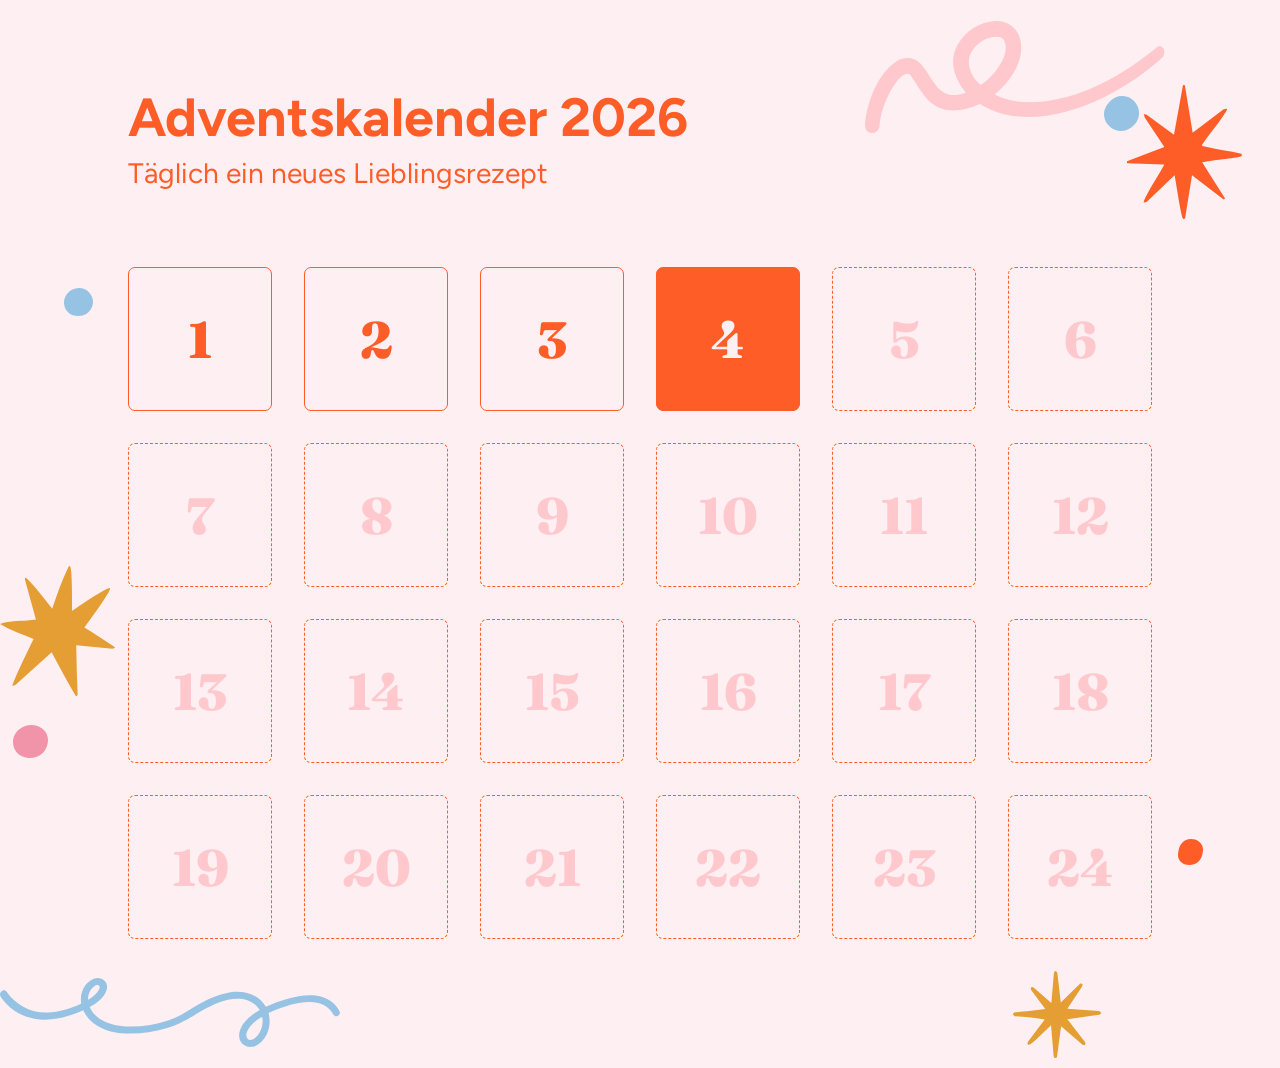
<file: index.html>
<!doctype html><html lang="de"><head><meta charset="utf-8"><meta name="viewport" content="width=device-width,initial-scale=1"><meta http-equiv="refresh" content="0;url=/advent/"><title>Adventskalender 2026</title></head><body><p><a href="/advent/">Zum Adventskalender</a></p></body></html>
</file>
<file: style.css>
/* ===== SCHRIFTARTEN ===== */
@font-face  {
  font-family: "Fraunces";
  src: url("./Fraunces-VariableFont.ttf") format("truetype");
  font-style: normal;
  font-weight: 100 900;
  font-display: swap;
}

@font-face  {
  font-family: "Figtree";
  src: url("./Figtree-VariableFont_wght.ttf") format("truetype");
  font-style: normal;
  font-weight: 300 900;
  font-display: swap;
}

/* ===== FARBEN UND GRUNDEINSTELLUNGEN ===== */
:root {
  --paper: #fdeff2;
  --orange: #ff5d27;
  --pale: #ffc8cd;
  --green: #164f43;
  --pink: #f194aa;
  --blue: #96c3e3;
}

* {
  box-sizing: border-box;
}

html {
  background: var(--paper);
}

body {
  margin: 0;
  background: var(--paper);
  font-family: Figtree,Arial,sans-serif;
  color: var(--green);
}

/* ===== SEITENLAYOUT ===== */
.poster {
  position: relative;
  isolation: isolate;
  overflow: hidden;
  min-height: 100vh;
  max-width: 1600px;
  margin: auto;
  padding: clamp(45px,7vw,110px) clamp(28px,10vw,160px) 65px;
}

.heading,.calendar,.notice,footer {
  position: relative;
  z-index: 2;
}

/* ===== ÜBERSCHRIFTEN ===== */
.heading {
  margin: 0 auto clamp(48px,6vw,88px);
  max-width: 1110px;
  text-align: left;
}

.eyebrow {
  font-size: 13px;
  letter-spacing: .09em;
  text-transform: uppercase;
  font-weight: 700;
  color: var(--orange);
  margin: 0 0 12px;
}

h1 {
  font-size: clamp(46px,4.2vw,92px);
  line-height: 1.02;
  letter-spacing: 0;
  color: var(--orange);
  font-weight: 700;
  margin: 0;
}

.subtitle {
  font-size: clamp(19px,2.2vw,29px);
  color: var(--orange);
  margin: 12px 0 0;
}

/* ===== KALENDERKACHELN ===== */
.doors {
  display: grid;
  grid-template-columns: repeat(6,minmax(0,1fr));
  gap: clamp(16px,2.5vw,35px);
  max-width: 1110px;
  margin: auto;
}

.door {
  aspect-ratio: 1;
  border: 1.7px solid var(--orange);
  border-radius: 7px;
  background: transparent;
  color: var(--orange);
  font-family: Fraunces,Georgia,serif;
  font-size: clamp(34px,4vw,66px);
  font-weight: 800;
  line-height: 1;
  cursor: pointer;
  transition: transform .18s ease,background .18s ease,color .18s ease;
  display: flex;
  align-items: center;
  justify-content: center;
}

.door:hover:not(:disabled) {
  transform: translateY(-4px);
  background: #ffc8cd;
  border: none;
}

.door:focus-visible,.close:focus-visible,.pdf-link:focus-visible {
  outline: 3px solid var(--green);
  outline-offset: 5px;
}

.door.today {
  background: var(--orange);
  color: var(--paper);
}

.door.today:hover {
  background: #fc420c;
  border: none;
}

.door.future {
  border-style: dashed;
  color: var(--pale);
  cursor: not-allowed;
}

.door.future:hover {
  transform: none;
}

.door.bonus {
  grid-column: auto;
  min-height: 85px;
  padding: 8px;
  font-family: Fraunces, Georgia, serif;
  font-size: clamp(15px, 2vw, 24px);
  line-height: 1.05;
  text-align: center;
  overflow-wrap: normal;
}

.notice {
  margin: 40px auto 0;
  max-width: 900px;
  text-align: center;
  font-size: 15px;
  min-height: 24px;
}

/* ===== DEKORATIVE ELEMENTE ===== */
.ornament {
  position: absolute;
  z-index: 1;
  pointer-events: none;
}

.ornament {
  height: auto;
  max-width: none;
}

.ornament-01 {
  width: 115px;
  right: 3%;
  top: 8%;
}

.ornament-02 {
  width: 300px;
  right: 9%;
  top: 2%;
}

.ornament-03 {
  width: 29px;
  left: 5%;
  top: 27%;
}

.ornament-04 {
  width: 340px;
  left: 0;
  bottom: 2%;
}

.ornament-05 {
  width: 115px;
  left: 0;
  top: 53%;
}

.ornament-06 {
  width: 35px;
  right: 11%;
  top: 9%;
}

.ornament-07 {
  width: 35px;
  left: 1%;
  bottom: 29%;
}

.ornament-08 {
  width: 25px;
  right: 6%;
  bottom: 19%;
}

.ornament-09 {
  width: 88px;
  right: 14%;
  bottom: 1%;
}

footer {
  margin: 115px auto 0;
  max-width: 1100px;
  display: none;
  justify-content: space-between;
  color: var(--orange);
  font-size: 12px;
  letter-spacing: .04em;
}

/* ===== REZEPTFENSTER ===== */
dialog {
  border: 0;
  border-radius: 10px;
  max-width: min(540px,calc(100vw - 30px));
  width: 100%;
  padding: 0;
  background: var(--paper);
  box-shadow: 0 15px 70px #442b2830;
}

dialog::backdrop {
  background: #183d36a8;
}

.dialog-inner {
  position: relative;
  padding: 48px 40px;
}

.dialog-inner h2 {
  font: 600 clamp(38px,4vw,48px)/1.05 Fraunces,Georgia,serif;
  color: var(--orange);
  margin: 0 0 18px;
}

.dialog-inner p:not(.eyebrow) {
  font-size: 18px;
  line-height: 1.5;
}

.close {
  position: absolute;
  top: 12px;
  right: 18px;
  border: 0;
  background: none;
  font-size: 36px;
  color: var(--orange);
  cursor: pointer;
}

.pdf-link {
  display: inline-block;
  margin-top: 12px;
  background: #ffc8cd;
  color: #ff5d28;
  padding: 14px 24px;
  border-radius: 5px;
  text-decoration: none;
  font-weight: 600;
}

@media (max-width:1050px) {
  .poster {
    padding: 65px 8vw 50px;
  }

  .doors {
    grid-template-columns: repeat(4,minmax(0,1fr));
    gap: clamp(16px,3vw,30px);
    max-width: 650px;
  }

  .door {
    font-size: clamp(40px,7vw,65px);
  }

  .ornament-02 {
    right: 0;
    top: 0;
  }

  .heading {
    max-width: 650px;
    margin-bottom: 55px;
  }
}

@media (max-width:550px) {
  .poster {
    padding: 75px 7vw 40px;
  }

  .heading {
    margin-bottom: 45px;
  }

  .eyebrow {
    font-size: 10px;
  }

  h1 {
    max-width: 360px;
  }

  .subtitle {
    font-size: 18px;
    max-width: 250px;
    line-height: 1.25;
  }

  .doors {
    gap: 14px;
  }

  .door {
    font-size: clamp(32px,9vw,48px);
    border-radius: 5px;
  }

    .ornament-01 {
    width: 70px;
    left: 12px;
    top: 86%;
  }


  .ornament-02 {
    width: 180px;
    right: 0;
    top: 0;
  }

  .ornament-03 {
    width: 18px;
    left: 2%;
    top: 22%;
  }

  .ornament-04 {
    width: 220px;
    left: 0;
    bottom: 0;
  }

  .ornament-05 {
  width: 90px;
  left: 82%;
  top: 11%;
}

  .ornament-06 {
    width: 20px;
    right: 16%;
    top: 12%;
  }

  .ornament-07 {
    width: 24px;
    left: -1%;
    bottom: 21%;
  }

  .ornament-08 {
    width: 18px;
    right: 3%;
    bottom: 17%;
  }

  .ornament-09 {
    width: 65px;
    right: 0;
    bottom: 2%;
  }

  footer {
    margin-top: 40px;
  }

  .dialog-inner {
    padding: 48px 26px 30px;
  }
}

@media (prefers-reduced-motion:reduce) {
  .door {
    transition: none;
  }
}

/* =========================================================
   MOBILE FEINANPASSUNGEN (bis 550 px)
   ========================================================= */
/* ===== SMARTPHONE ===== */
@media (max-width: 550px) {
  .poster {
    padding: 44px 7vw 40px;
  }

  h1 {
    font-size: clamp(42px, 8vw, 40px);
    line-height: 1.05;
    max-width: 100%;
  }

  .subtitle {
   /* font-size: clamp(12px, 3.4vw, 16px);*/
    line-height: 1.3;
    max-width: none;
    white-space: nowrap;
  }
}
</file>
